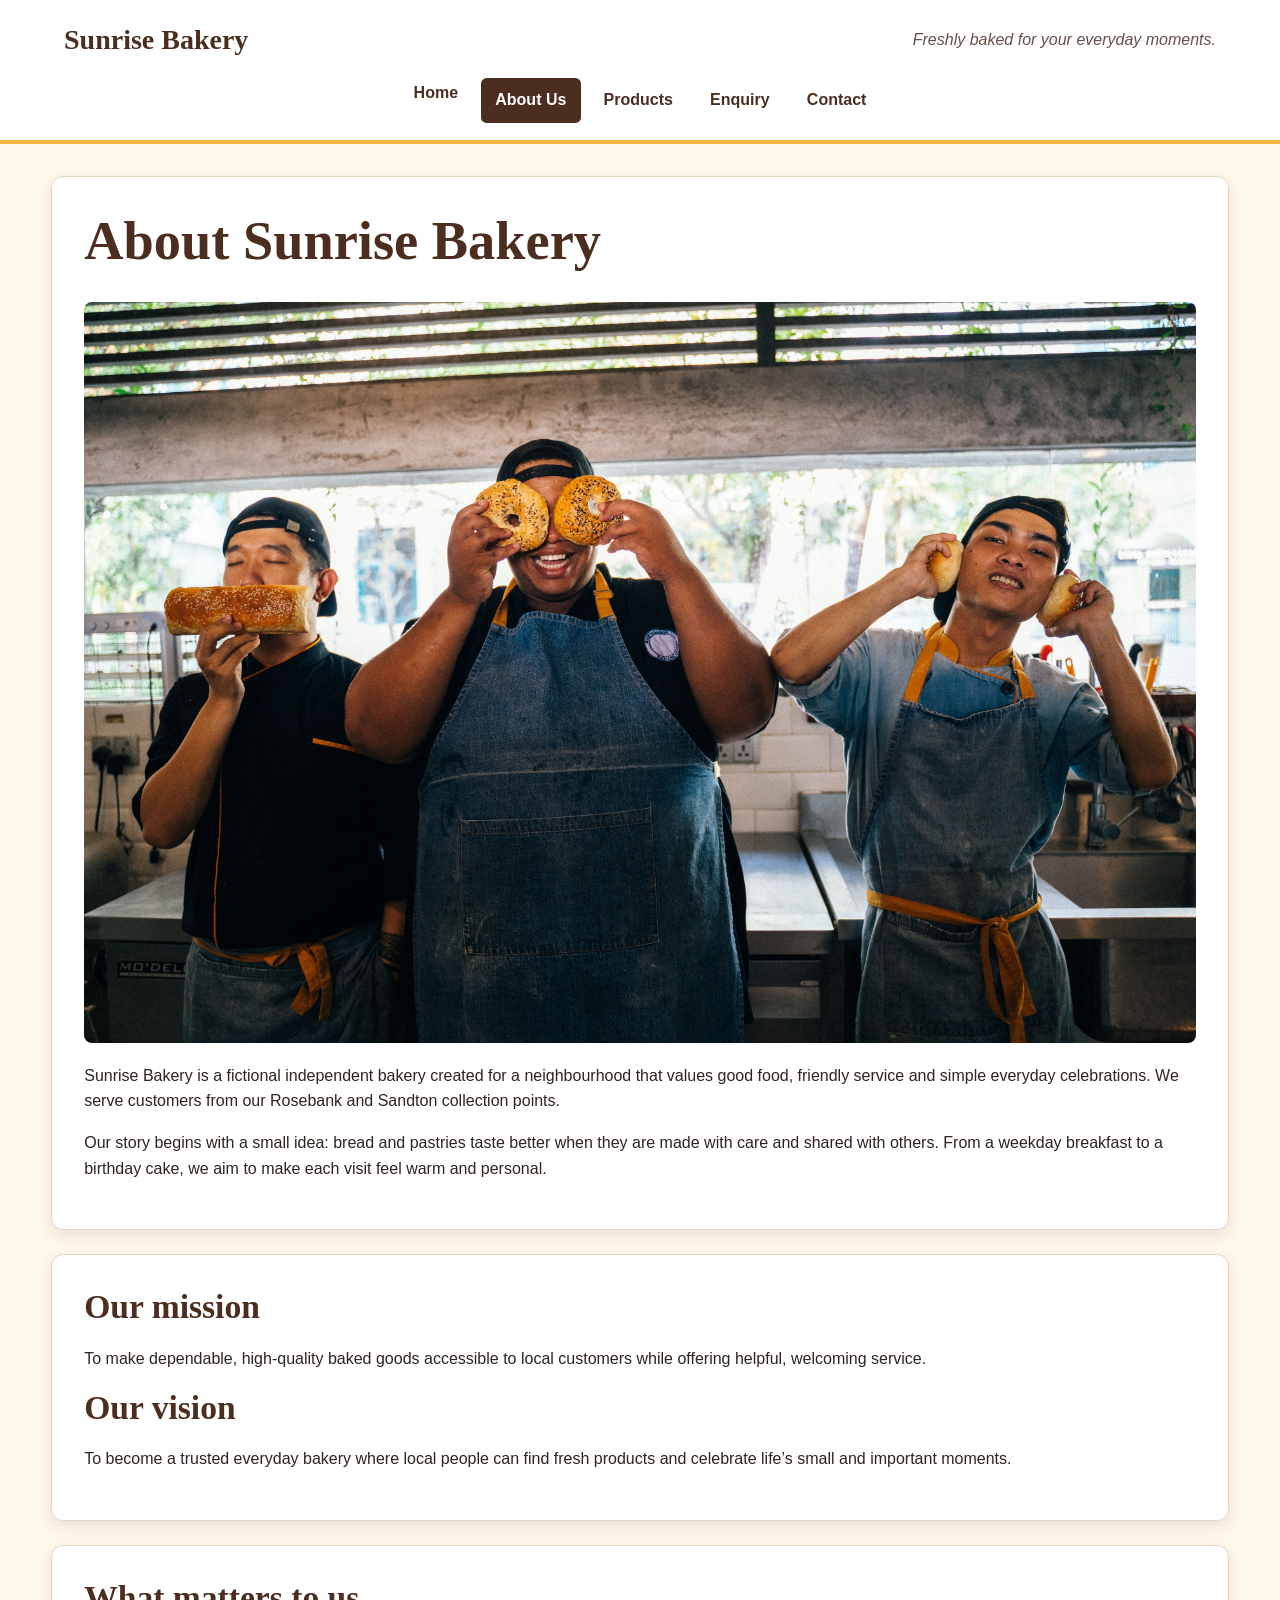
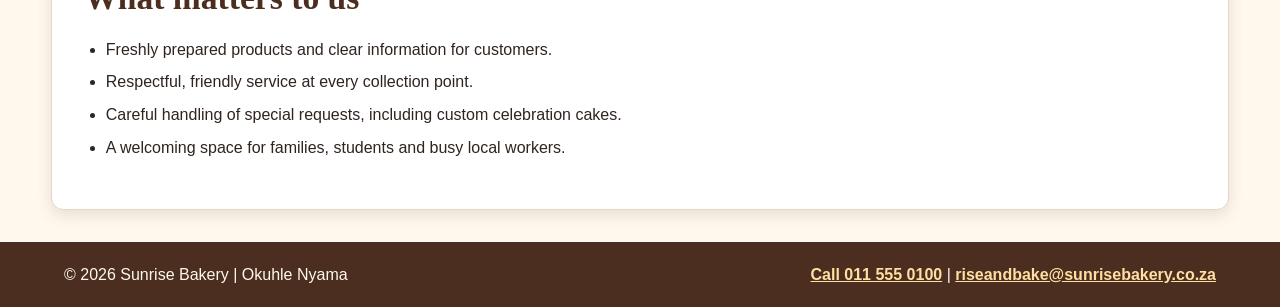
<file: about.html>
<!DOCTYPE html>
<html lang="en">
<head>
    <meta charset="UTF-8">
    <meta name="viewport" content="width=device-width, initial-scale=1.0">
    <meta name="description" content="Learn about Sunrise Bakery's mission, vision and values as a friendly neighbourhood bakery in Johannesburg.">
    <meta name="keywords" content="about Sunrise Bakery, Johannesburg bakery, local bakery values, fresh baked goods">
    <meta name="robots" content="index, follow">
    <link rel="canonical" href="https://www.sunrisebakery.co.za/about.html">
    <title>About Sunrise Bakery | Our Story and Values</title>
    <link rel="stylesheet" href="css/style.css">
    <script src="js/app.js" defer></script>
</head>
<body>
    <!-- Site header and shared navigation for all Sunrise Bakery pages. -->
    <header>
        <p><a href="index.html">Sunrise Bakery</a></p>
        <p>Freshly baked for your everyday moments.</p>
        <nav aria-label="Main navigation">
            <ul>
                <li><a href="index.html">Home</a></li>
                <li><a href="about.html" aria-current="page">About Us</a></li>
                <li><a href="products.html">Products</a></li>
                <li><a href="enquiry.html">Enquiry</a></li>
                <li><a href="contact.html">Contact</a></li>
            </ul>
        </nav>
    </header>

    <main>
        <section aria-labelledby="about-heading">
            <h1 id="about-heading">About Sunrise Bakery</h1>
            <img src="Images/Sunrise Team.jpg" alt="Bakery team preparing bread and bagels in a bright kitchen">
            <p>Sunrise Bakery is a fictional independent bakery created for a neighbourhood that values good food, friendly service and simple everyday celebrations. We serve customers from our Rosebank and Sandton collection points.</p>
            <p>Our story begins with a small idea: bread and pastries taste better when they are made with care and shared with others. From a weekday breakfast to a birthday cake, we aim to make each visit feel warm and personal.</p>
        </section>

        <section aria-labelledby="mission-heading">
            <h2 id="mission-heading">Our mission</h2>
            <p>To make dependable, high-quality baked goods accessible to local customers while offering helpful, welcoming service.</p>

            <h2>Our vision</h2>
            <p>To become a trusted everyday bakery where local people can find fresh products and celebrate life’s small and important moments.</p>
        </section>

        <section aria-labelledby="values-heading">
            <h2 id="values-heading">What matters to us</h2>
            <ul>
                <li>Freshly prepared products and clear information for customers.</li>
                <li>Respectful, friendly service at every collection point.</li>
                <li>Careful handling of special requests, including custom celebration cakes.</li>
                <li>A welcoming space for families, students and busy local workers.</li>
            </ul>
        </section>
    </main>

    <footer>
        <p>&copy; 2026 Sunrise Bakery | Okuhle Nyama</p>
        <p><a href="tel:+27115550100">Call 011 555 0100</a> | <a href="mailto:riseandbake@sunrisebakery.co.za">riseandbake@sunrisebakery.co.za</a></p>
    </footer>
</body>
</html>
</file>
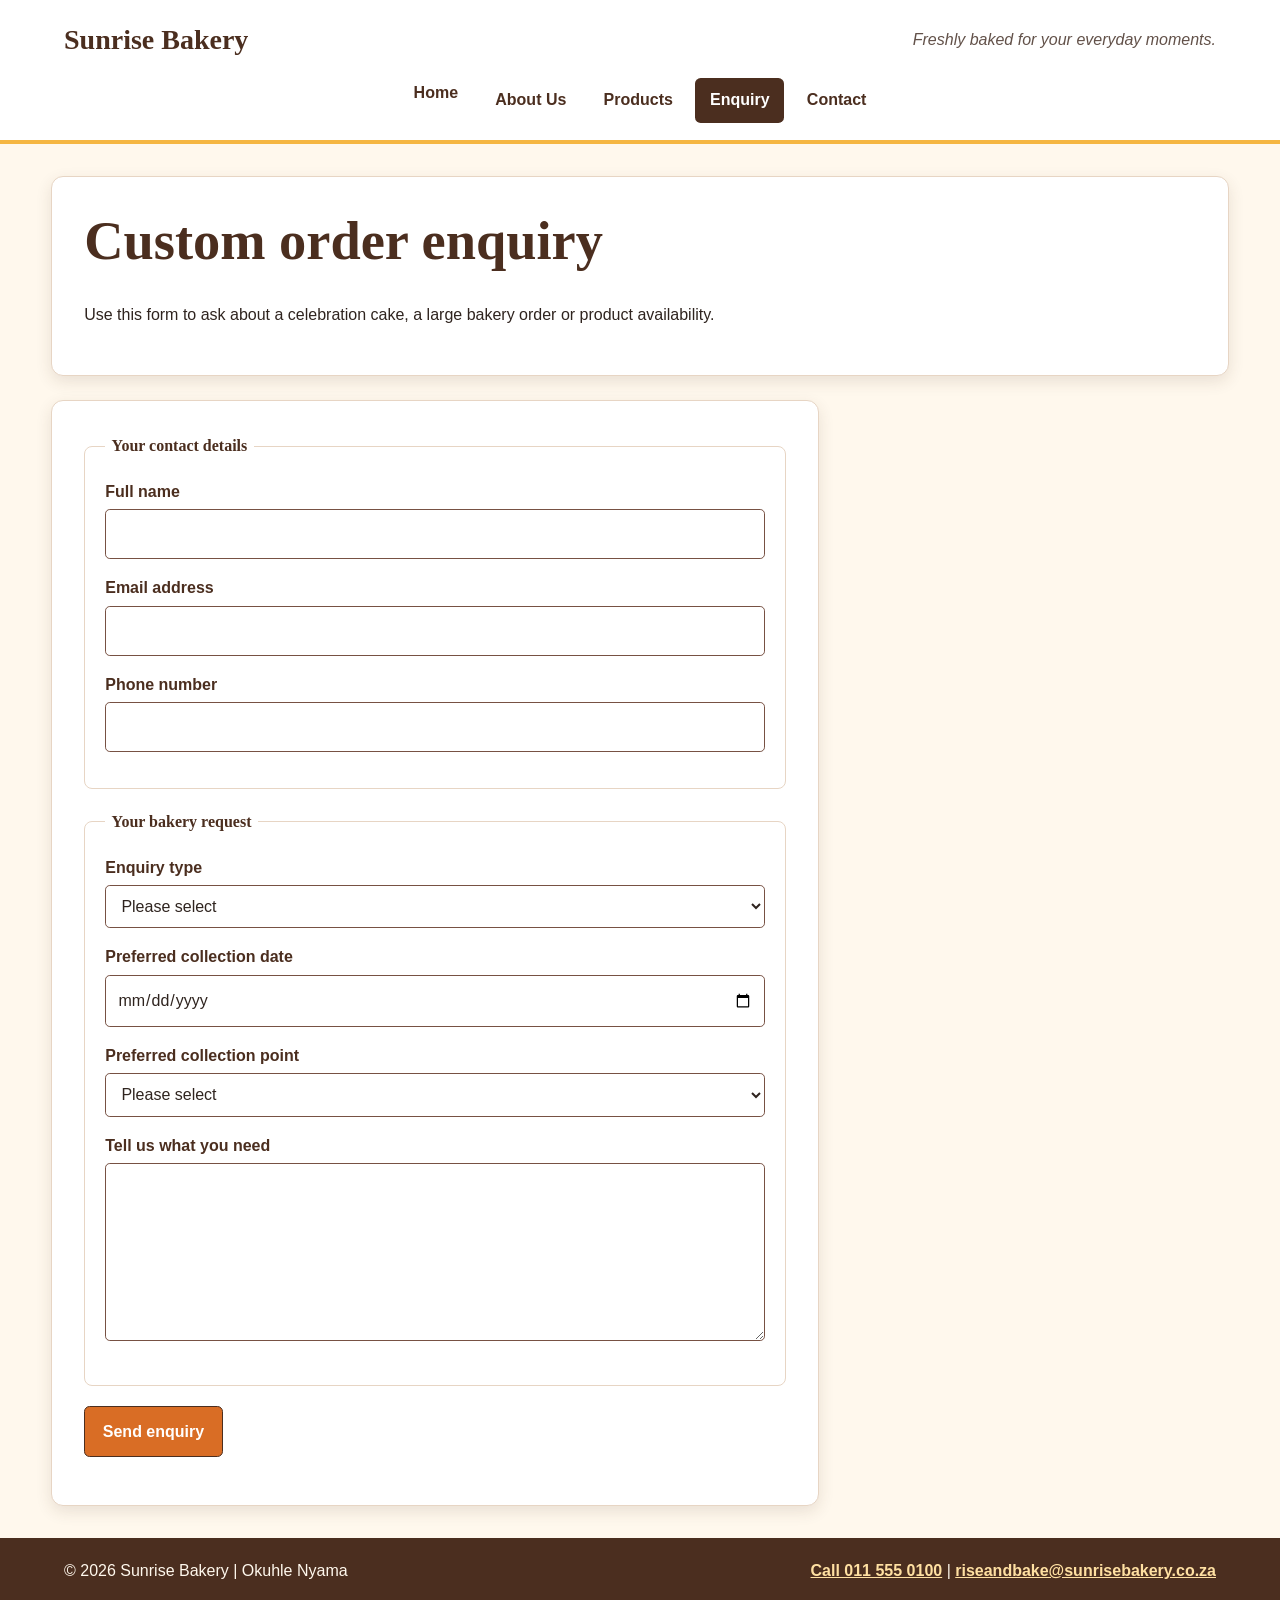
<file: enquiry.html>
<!DOCTYPE html>
<html lang="en">
<head>
    <meta charset="UTF-8">
    <meta name="viewport" content="width=device-width, initial-scale=1.0">
    <meta name="description" content="Send Sunrise Bakery a custom cake, product availability or large-order enquiry for Rosebank or Sandton collection.">
    <meta name="keywords" content="custom cake enquiry, bakery order Johannesburg, Rosebank cake, Sandton cake, Sunrise Bakery">
    <meta name="robots" content="index, follow">
    <link rel="canonical" href="https://www.sunrisebakery.co.za/enquiry.html">
    <title>Make a Bakery Enquiry | Sunrise Bakery</title>
    <link rel="stylesheet" href="css/style.css">
    <script src="js/app.js" defer></script>
</head>
<body>
    <!-- Site header and shared navigation for all Sunrise Bakery pages. -->
    <header>
        <p><a href="index.html">Sunrise Bakery</a></p>
        <p>Freshly baked for your everyday moments.</p>
        <nav aria-label="Main navigation">
            <ul>
                <li><a href="index.html">Home</a></li>
                <li><a href="about.html">About Us</a></li>
                <li><a href="products.html">Products</a></li>
                <li><a href="enquiry.html" aria-current="page">Enquiry</a></li>
                <li><a href="contact.html">Contact</a></li>
            </ul>
        </nav>
    </header>

    <main>
        <section aria-labelledby="enquiry-heading">
            <h1 id="enquiry-heading">Custom order enquiry</h1>
            <p>Use this form to ask about a celebration cake, a large bakery order or product availability.</p>
        </section>

        <!-- The form structure is included in Part 1. Processing and JavaScript validation will be considered only in Part 3. -->
        <form id="enquiry-form" action="enquiry.html" method="post" novalidate>
            <fieldset>
                <legend>Your contact details</legend>
                <p>
                    <label for="enquiry-name">Full name</label><br>
                    <input type="text" id="enquiry-name" name="name" autocomplete="name" minlength="2" maxlength="60" required>
                </p>
                <p>
                    <label for="enquiry-email">Email address</label><br>
                    <input type="email" id="enquiry-email" name="email" autocomplete="email" required>
                </p>
                <p>
                    <label for="enquiry-phone">Phone number</label><br>
                    <input type="tel" id="enquiry-phone" name="phone" autocomplete="tel" pattern="[0-9+() -]{10,20}" title="Enter a valid phone number with at least 10 digits." required>
                </p>
            </fieldset>

            <fieldset>
                <legend>Your bakery request</legend>
                <p>
                    <label for="enquiry-type">Enquiry type</label><br>
                    <select id="enquiry-type" name="enquiry-type" required>
                        <option value="">Please select</option>
                        <option value="custom-cake">Custom celebration cake</option>
                        <option value="large-order">Large bakery order</option>
                        <option value="product-availability">Product availability</option>
                        <option value="dietary-question">Dietary or allergen question</option>
                    </select>
                </p>
                <p>
                    <label for="collection-date">Preferred collection date</label><br>
                    <input type="date" id="collection-date" name="collection-date" required>
                </p>
                <p>
                    <label for="collection-point">Preferred collection point</label><br>
                    <select id="collection-point" name="collection-point" required>
                        <option value="">Please select</option>
                        <option value="rosebank">Rosebank</option>
                        <option value="sandton">Sandton</option>
                    </select>
                </p>
                <p>
                    <label for="enquiry-message">Tell us what you need</label><br>
                    <textarea id="enquiry-message" name="message" rows="6" cols="40" minlength="15" maxlength="500" required></textarea>
                </p>
            </fieldset>
            <p><button type="submit">Send enquiry</button></p>
            <p id="enquiry-status" class="form-status" role="status" aria-live="polite" hidden></p>
        </form>
    </main>

    <footer>
        <p>&copy; 2026 Sunrise Bakery | Okuhle Nyama</p>
        <p><a href="tel:+27115550100">Call 011 555 0100</a> | <a href="mailto:riseandbake@sunrisebakery.co.za">riseandbake@sunrisebakery.co.za</a></p>
    </footer>
</body>
</html>
</file>
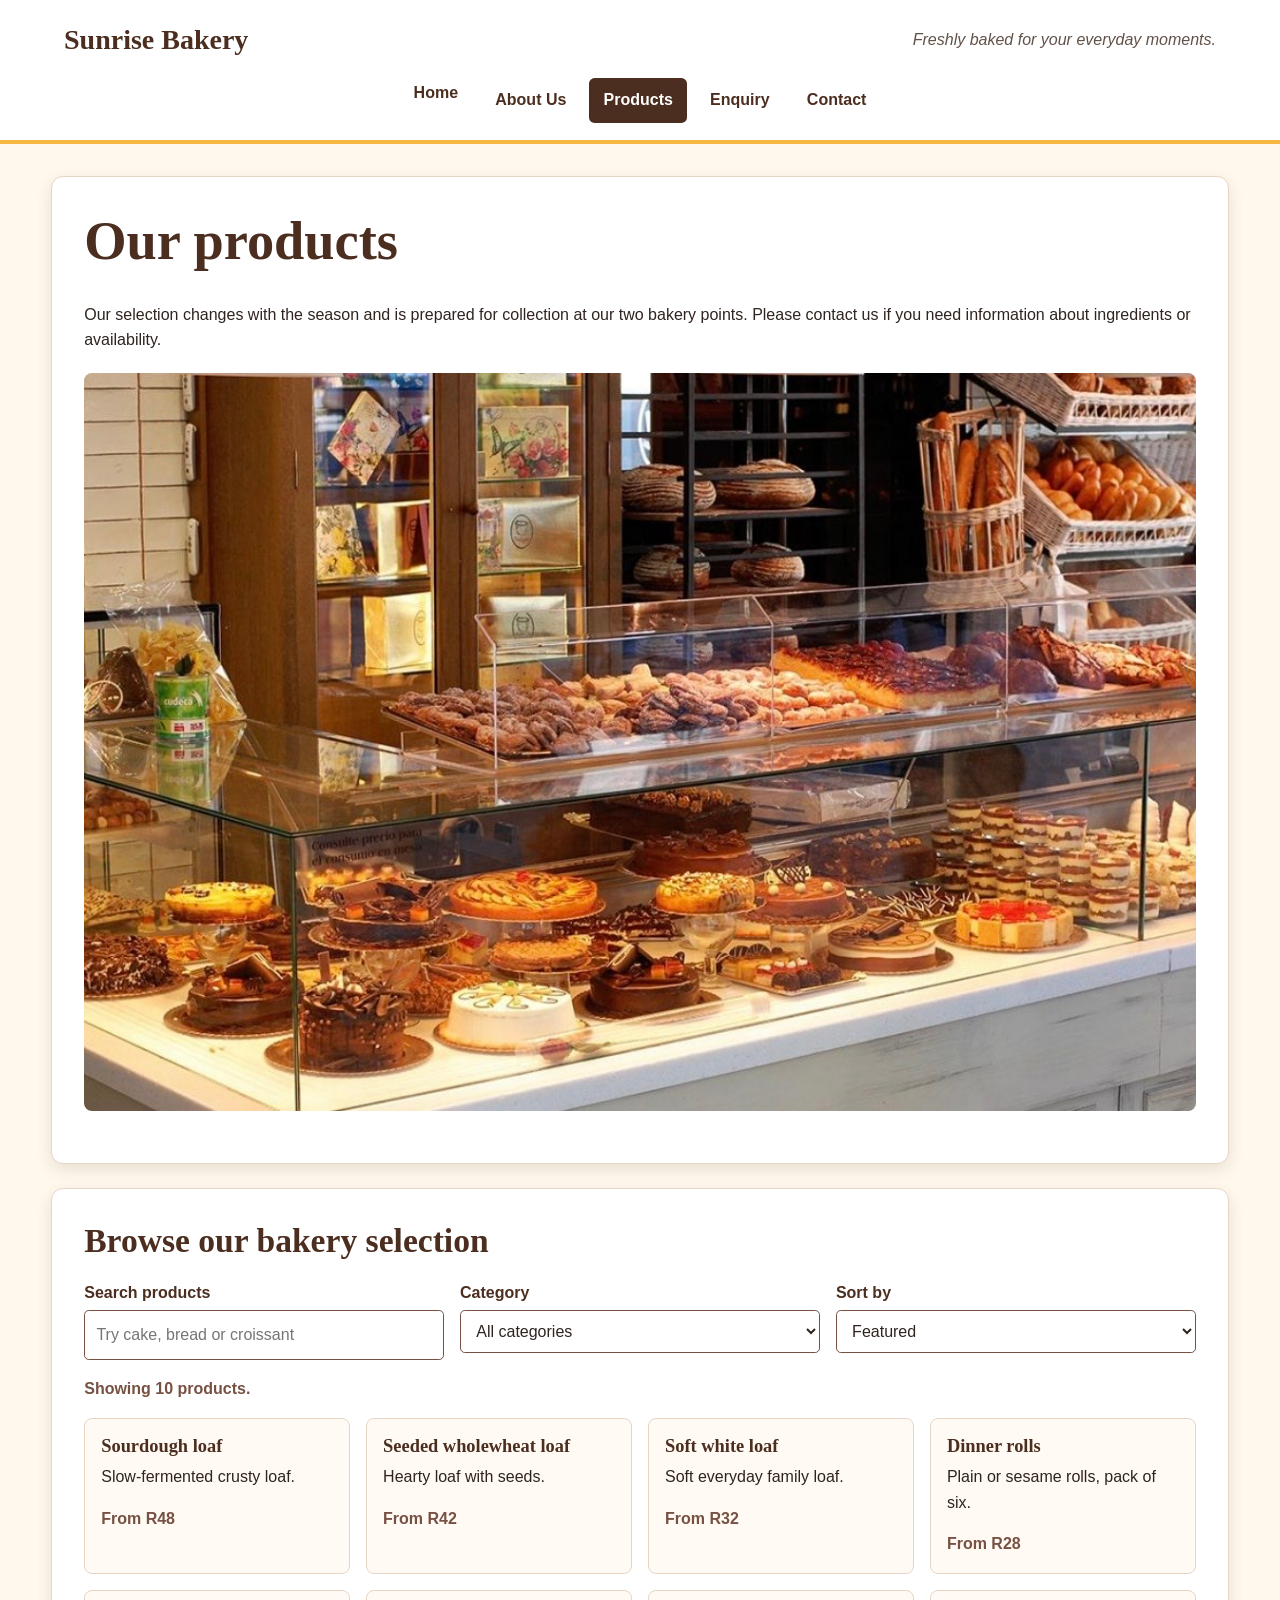
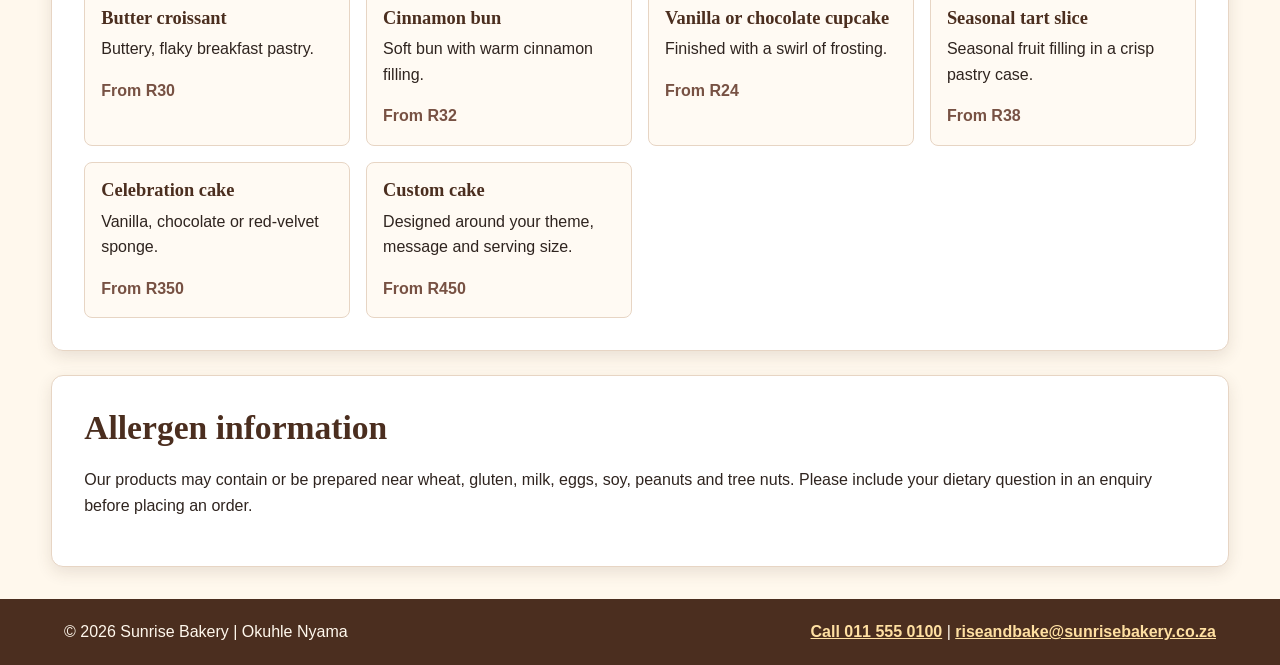
<file: products.html>
<!DOCTYPE html>
<html lang="en">
<head>
    <meta charset="UTF-8">
    <meta name="viewport" content="width=device-width, initial-scale=1.0">
    <meta name="description" content="Browse Sunrise Bakery breads, pastries, cupcakes and celebration cakes, then filter products by category or name.">
    <meta name="keywords" content="Sunrise Bakery products, sourdough loaf, croissants, cupcakes, celebration cakes, bakery menu">
    <meta name="robots" content="index, follow">
    <link rel="canonical" href="https://www.sunrisebakery.co.za/products.html">
    <title>Sunrise Bakery Products | Bread, Pastries and Cakes</title>
    <link rel="stylesheet" href="css/style.css">
    <script src="js/app.js" defer></script>
</head>
<body>
    <!-- Site header and shared navigation for all Sunrise Bakery pages. -->
    <header>
        <p><a href="index.html">Sunrise Bakery</a></p>
        <p>Freshly baked for your everyday moments.</p>
        <nav aria-label="Main navigation">
            <ul>
                <li><a href="index.html">Home</a></li>
                <li><a href="about.html">About Us</a></li>
                <li><a href="products.html" aria-current="page">Products</a></li>
                <li><a href="enquiry.html">Enquiry</a></li>
                <li><a href="contact.html">Contact</a></li>
            </ul>
        </nav>
    </header>

    <main>
        <section aria-labelledby="products-heading">
            <h1 id="products-heading">Our products</h1>
            <p>Our selection changes with the season and is prepared for collection at our two bakery points. Please contact us if you need information about ingredients or availability.</p>
            <img src="Images/Bakery Products.jpeg" alt="Bakery display with assorted breads, pastries and cakes">
        </section>

        <!-- JavaScript filters and orders the product cards below without loading another page. -->
        <section class="product-catalog" aria-labelledby="catalog-heading">
            <h2 id="catalog-heading">Browse our bakery selection</h2>
            <div class="catalog-controls">
                <p>
                    <label for="product-search">Search products</label>
                    <input id="product-search" type="search" placeholder="Try cake, bread or croissant">
                </p>
                <p>
                    <label for="product-category">Category</label>
                    <select id="product-category">
                        <option value="all">All categories</option>
                        <option value="bread">Breads and rolls</option>
                        <option value="pastry">Pastries and sweet treats</option>
                        <option value="cake">Celebration cakes</option>
                    </select>
                </p>
                <p>
                    <label for="product-sort">Sort by</label>
                    <select id="product-sort">
                        <option value="featured">Featured</option>
                        <option value="name">Name: A to Z</option>
                        <option value="price-low">Price: low to high</option>
                        <option value="price-high">Price: high to low</option>
                    </select>
                </p>
            </div>
            <p id="product-results" class="result-count" aria-live="polite">Showing 10 products.</p>
            <div id="product-grid" class="product-grid">
                <article class="product-card" data-category="bread" data-name="sourdough loaf" data-price="48">
                    <h3>Sourdough loaf</h3><p>Slow-fermented crusty loaf.</p><p class="price">From R48</p>
                </article>
                <article class="product-card" data-category="bread" data-name="seeded wholewheat loaf" data-price="42">
                    <h3>Seeded wholewheat loaf</h3><p>Hearty loaf with seeds.</p><p class="price">From R42</p>
                </article>
                <article class="product-card" data-category="bread" data-name="soft white loaf" data-price="32">
                    <h3>Soft white loaf</h3><p>Soft everyday family loaf.</p><p class="price">From R32</p>
                </article>
                <article class="product-card" data-category="bread" data-name="dinner rolls" data-price="28">
                    <h3>Dinner rolls</h3><p>Plain or sesame rolls, pack of six.</p><p class="price">From R28</p>
                </article>
                <article class="product-card" data-category="pastry" data-name="butter croissant" data-price="30">
                    <h3>Butter croissant</h3><p>Buttery, flaky breakfast pastry.</p><p class="price">From R30</p>
                </article>
                <article class="product-card" data-category="pastry" data-name="cinnamon bun" data-price="32">
                    <h3>Cinnamon bun</h3><p>Soft bun with warm cinnamon filling.</p><p class="price">From R32</p>
                </article>
                <article class="product-card" data-category="pastry" data-name="cupcake" data-price="24">
                    <h3>Vanilla or chocolate cupcake</h3><p>Finished with a swirl of frosting.</p><p class="price">From R24</p>
                </article>
                <article class="product-card" data-category="pastry" data-name="seasonal tart slice" data-price="38">
                    <h3>Seasonal tart slice</h3><p>Seasonal fruit filling in a crisp pastry case.</p><p class="price">From R38</p>
                </article>
                <article class="product-card" data-category="cake" data-name="celebration cake" data-price="350">
                    <h3>Celebration cake</h3><p>Vanilla, chocolate or red-velvet sponge.</p><p class="price">From R350</p>
                </article>
                <article class="product-card" data-category="cake" data-name="custom cake" data-price="450">
                    <h3>Custom cake</h3><p>Designed around your theme, message and serving size.</p><p class="price">From R450</p>
                </article>
            </div>
            <p id="no-products" class="form-status" role="status" hidden>No products match your search. Try another word or category.</p>
        </section>

        <section aria-labelledby="allergen-heading">
            <h2 id="allergen-heading">Allergen information</h2>
            <p>Our products may contain or be prepared near wheat, gluten, milk, eggs, soy, peanuts and tree nuts. Please include your dietary question in an enquiry before placing an order.</p>
        </section>
    </main>

    <footer>
        <p>&copy; 2026 Sunrise Bakery | Okuhle Nyama</p>
        <p><a href="tel:+27115550100">Call 011 555 0100</a> | <a href="mailto:riseandbake@sunrisebakery.co.za">riseandbake@sunrisebakery.co.za</a></p>
    </footer>
</body>
</html>
</file>
<file: css/style.css>
/*
    Sunrise Bakery stylesheet - Parts 2 and 3
    This file provides responsive visual styling, interaction feedback,
    gallery, map and motion presentation for the website.
*/

:root {
    --cream: #fff8ed;
    --paper: #ffffff;
    --sunrise-gold: #f5b642;
    --warm-orange: #d96d25;
    --deep-brown: #4b2e1f;
    --soft-brown: #775143;
    --line: #e7d5c4;
    --text: #2f241f;
    --muted-text: #625149;
    --focus: #0e5a70;
    --shadow: 0 0.35rem 1rem rgba(75, 46, 31, 0.12);
}

/* Base styles keep spacing and sizing consistent across every page. */
* {
    box-sizing: border-box;
}

html {
    font-size: 100%;
}

body {
    margin: 0;
    background: var(--cream);
    color: var(--text);
    font-family: Arial, Helvetica, sans-serif;
    font-size: 1rem;
    line-height: 1.6;
}

img {
    display: block;
    width: 100%;
    max-width: 100%;
    height: auto;
    border-radius: 0.5rem;
    background: #f1e3d4;
}

a {
    color: #8b3f12;
    font-weight: 700;
}

a:hover,
a:focus-visible {
    color: var(--deep-brown);
    text-decoration-thickness: 0.16rem;
}

a:focus-visible,
button:focus-visible,
input:focus-visible,
select:focus-visible,
textarea:focus-visible {
    outline: 0.2rem solid var(--focus);
    outline-offset: 0.2rem;
}

h1,
h2,
h3,
p,
ul,
figure {
    margin-top: 0;
}

h1,
h2,
h3 {
    color: var(--deep-brown);
    font-family: Georgia, "Times New Roman", serif;
    line-height: 1.2;
}

h1 {
    font-size: clamp(2rem, 5vw, 3.4rem);
    margin-bottom: 0.5em;
}

h2 {
    font-size: clamp(1.45rem, 3vw, 2.1rem);
    margin-bottom: 0.55em;
}

h3 {
    font-size: 1.25rem;
    margin-bottom: 0.4em;
}

ul {
    padding-left: 1.35rem;
}

li + li {
    margin-top: 0.45rem;
}

/* Header and navigation use Flexbox for a clear desktop layout. */
header {
    display: flex;
    flex-wrap: wrap;
    align-items: center;
    justify-content: space-between;
    gap: 0.5rem 1.5rem;
    padding: 1.1rem max(5vw, 1.25rem);
    background: var(--paper);
    border-bottom: 0.25rem solid var(--sunrise-gold);
}

header > p {
    margin: 0;
}

header > p:first-child a {
    color: var(--deep-brown);
    font-family: Georgia, "Times New Roman", serif;
    font-size: 1.75rem;
    text-decoration: none;
}

header > p:nth-child(2) {
    color: var(--muted-text);
    font-style: italic;
}

nav {
    width: 100%;
}

nav ul {
    display: flex;
    flex-wrap: wrap;
    justify-content: center;
    gap: 0.5rem;
    margin: 0;
    padding: 0;
    list-style: none;
}

nav a {
    display: block;
    padding: 0.55rem 0.85rem;
    border: 0.1rem solid transparent;
    border-radius: 0.35rem;
    color: var(--deep-brown);
    text-decoration: none;
}

nav a:hover,
nav a:focus-visible {
    border-color: var(--warm-orange);
    background: #fff0d8;
}

nav a:active {
    background: var(--sunrise-gold);
}

nav a[aria-current="page"] {
    background: var(--deep-brown);
    color: var(--paper);
}

/* Main content and card-style content areas. */
main {
    width: min(92%, 75rem);
    margin: 2rem auto;
    display: grid;
    gap: 1.5rem;
}

main > section,
main > form {
    padding: clamp(1.25rem, 3vw, 2rem);
    background: var(--paper);
    border: 0.08rem solid var(--line);
    border-radius: 0.75rem;
    box-shadow: var(--shadow);
}

main > section:first-child img {
    margin: 1.25rem 0;
    min-height: 12rem;
    object-fit: cover;
}

/* Product catalogue controls and cards use Grid for dynamic browsing. */
.catalog-controls {
    display: grid;
    grid-template-columns: repeat(3, minmax(0, 1fr));
    gap: 1rem;
    margin-bottom: 1rem;
}

.catalog-controls p {
    margin-bottom: 0;
}

.product-grid {
    display: grid;
    grid-template-columns: repeat(4, minmax(0, 1fr));
    gap: 1rem;
}

.product-card {
    padding: 1rem;
    background: #fffaf3;
    border: 0.08rem solid var(--line);
    border-radius: 0.5rem;
}

.product-card h3 {
    font-size: 1.15rem;
}

.product-card p:last-child {
    margin-bottom: 0;
}

.price,
.result-count {
    color: var(--soft-brown);
    font-weight: 700;
}

/* Contact locations become two equal columns on desktop. */
section[aria-labelledby="locations-heading"] {
    display: grid;
    grid-template-columns: repeat(2, minmax(0, 1fr));
    gap: 1.25rem;
}

section[aria-labelledby="locations-heading"] > h2 {
    grid-column: 1 / -1;
}

.location-map {
    display: none;
}

.location-map.map-ready {
    display: block;
    grid-column: 1 / -1;
    min-height: 22rem;
    overflow: hidden;
    border: 0.08rem solid var(--line);
    border-radius: 0.5rem;
}

article {
    padding: 1.25rem;
    background: #fffaf3;
    border: 0.08rem solid var(--line);
    border-radius: 0.5rem;
}

address {
    margin-bottom: 1rem;
    font-style: normal;
}

figure {
    margin: 1rem 0 0;
}

figcaption {
    margin-top: 0.55rem;
    color: var(--muted-text);
    font-size: 0.9rem;
}

/* Forms have clear labels and generous touch-friendly controls. */
form {
    max-width: 48rem;
}

fieldset {
    margin: 0 0 1.25rem;
    padding: 1.25rem;
    border: 0.1rem solid var(--line);
    border-radius: 0.5rem;
}

legend {
    padding: 0 0.4rem;
    color: var(--deep-brown);
    font-family: Georgia, "Times New Roman", serif;
    font-weight: 700;
}

label {
    color: var(--deep-brown);
    font-weight: 700;
}

input,
select,
textarea {
    width: 100%;
    margin-top: 0.3rem;
    padding: 0.7rem;
    border: 0.1rem solid var(--soft-brown);
    border-radius: 0.3rem;
    background: var(--paper);
    color: var(--text);
    font: inherit;
}

textarea {
    resize: vertical;
}

button {
    padding: 0.75rem 1.1rem;
    border: 0.12rem solid var(--deep-brown);
    border-radius: 0.35rem;
    background: var(--warm-orange);
    color: var(--paper);
    cursor: pointer;
    font: inherit;
    font-weight: 700;
}

button:hover,
button:focus-visible {
    background: var(--deep-brown);
}

button:active {
    background: #2e1b12;
}

/* Part 3 interactive gallery, FAQ and form-feedback styles. */
.gallery-grid {
    display: grid;
    grid-template-columns: repeat(3, minmax(0, 1fr));
    gap: 1rem;
}

button.gallery-item {
    min-height: 0;
    padding: 0;
    border: 0.15rem solid transparent;
    background: transparent;
}

button.gallery-item:hover,
button.gallery-item:focus-visible {
    border-color: var(--warm-orange);
    background: transparent;
}

.gallery-item img {
    aspect-ratio: 4 / 3;
    object-fit: cover;
}

details {
    margin-top: 0.8rem;
    padding: 0.8rem 1rem;
    border: 0.08rem solid var(--line);
    border-radius: 0.4rem;
    background: #fffaf3;
}

summary {
    cursor: pointer;
    color: var(--deep-brown);
    font-weight: 700;
}

details p {
    margin: 0.8rem 0 0;
}

.form-status {
    padding: 0.85rem 1rem;
    border-left: 0.3rem solid var(--focus);
    border-radius: 0.25rem;
    background: #e7f4f6;
}

.form-status.error {
    border-left-color: #9d1f18;
    background: #fdeaea;
    color: #6b1511;
}

.form-status.success {
    border-left-color: #2b6d3c;
    background: #e9f7ed;
    color: #184526;
}

.email-draft-link {
    display: inline-block;
    padding: 0.7rem 1rem;
    border-radius: 0.35rem;
    background: var(--deep-brown);
    color: var(--paper);
    text-decoration: none;
}

.email-draft-link:hover,
.email-draft-link:focus-visible {
    background: var(--warm-orange);
    color: var(--paper);
}

dialog {
    width: min(92vw, 56rem);
    max-height: 90vh;
    padding: 1rem;
    border: 0.1rem solid var(--line);
    border-radius: 0.75rem;
    background: var(--paper);
    box-shadow: var(--shadow);
}

dialog::backdrop {
    background: rgba(47, 36, 31, 0.72);
}

dialog img {
    max-height: 70vh;
    object-fit: contain;
}

.dialog-close {
    float: right;
    min-width: 2.5rem;
    min-height: 2.5rem;
    margin-bottom: 0.75rem;
    padding: 0;
    font-size: 1.5rem;
    line-height: 1;
}

.js-enhanced .reveal-on-scroll {
    opacity: 0;
    transform: translateY(1rem);
    transition: opacity 0.45s ease, transform 0.45s ease;
}

.js-enhanced .reveal-on-scroll.is-visible {
    opacity: 1;
    transform: translateY(0);
}

/* Footer uses Flexbox and remains easy to scan. */
footer {
    display: flex;
    flex-wrap: wrap;
    justify-content: space-between;
    gap: 0.5rem 1.5rem;
    padding: 1.25rem max(5vw, 1.25rem);
    background: var(--deep-brown);
    color: var(--cream);
}

footer p {
    margin: 0;
}

footer a {
    color: #ffe0a2;
}

footer a:hover,
footer a:focus-visible {
    color: var(--paper);
}

/* Tablet breakpoint: retain a roomy layout while reducing product columns. */
@media (max-width: 62rem) {
    .product-grid {
        grid-template-columns: repeat(2, minmax(0, 1fr));
    }
}

/* Mobile breakpoint: change all multi-column sections to one column. */
@media (max-width: 45rem) {
    header,
    footer {
        display: block;
    }

    header > p + p {
        margin-top: 0.35rem;
    }

    nav {
        margin-top: 0.85rem;
    }

    nav ul {
        justify-content: flex-start;
    }

    footer p + p {
        margin-top: 0.5rem;
    }

    main {
        width: min(94%, 75rem);
        margin: 1.25rem auto;
        gap: 1rem;
    }

    section[aria-labelledby="locations-heading"] {
        grid-template-columns: 1fr;
    }

    section[aria-labelledby="locations-heading"] > h2 {
        grid-column: auto;
    }

    main > section,
    main > form,
    article,
    fieldset {
        padding: 1rem;
    }

    .catalog-controls,
    .product-grid,
    .gallery-grid {
        grid-template-columns: 1fr;
    }

    .location-map.map-ready {
        min-height: 18rem;
    }
}

@media (prefers-reduced-motion: reduce) {
    *,
    *::before,
    *::after {
        scroll-behavior: auto !important;
        transition-duration: 0.01ms !important;
        animation-duration: 0.01ms !important;
    }
}
</file>
